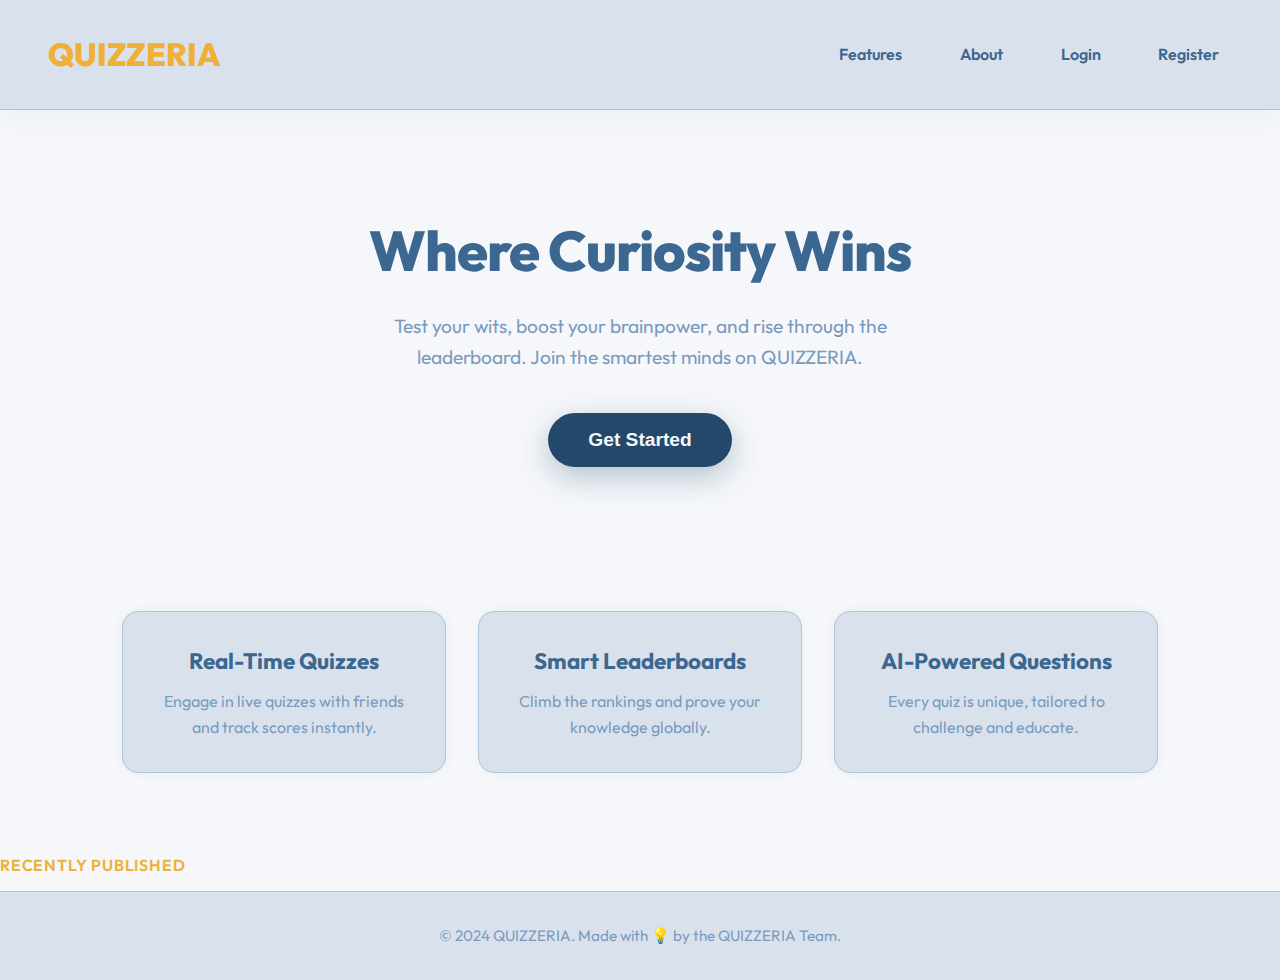
<file: frontend/index.html>
<!DOCTYPE html>
<html lang="en">
<head>
  <meta name="viewport" content="width=device-width, initial-scale=1.0">
  <meta charset="UTF-8">
  <meta http-equiv="refresh" content="0; URL=LandingPage.html">
  <title>Redirecting...</title>
</head>
<body>
  <p>If you're not redirected, <a href="LandingPage.html">click here</a>.</p>
</body>
</html>
</file>
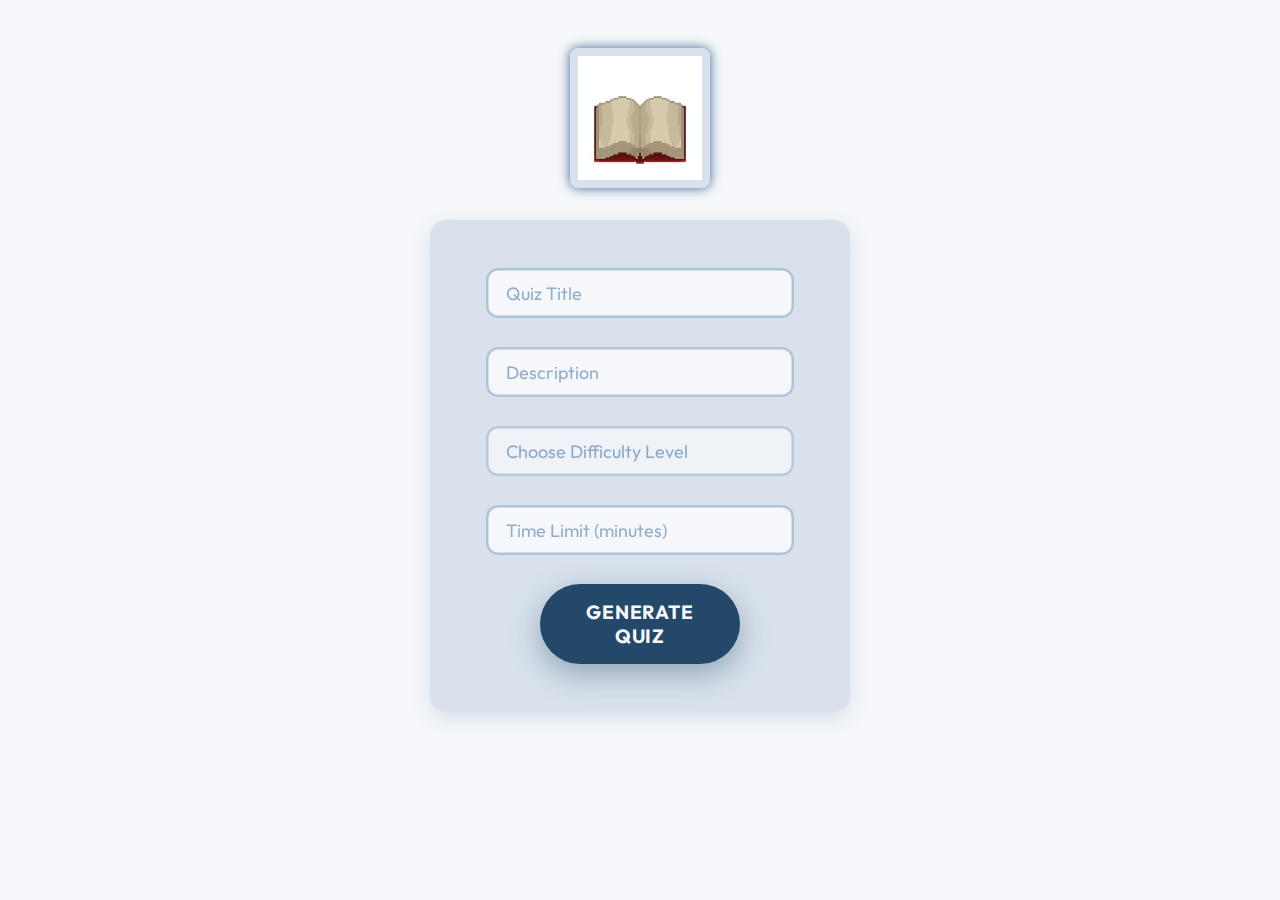
<file: frontend/ai.html>
<html lang="en">
<head>
  <meta charset="utf-8"/>
  <meta content="width=device-width, initial-scale=1.0" name="viewport"/>
  <title>Generate AI Quiz - QUIZZERIA</title>
  <link rel="icon" href="resources/favicoon-removebg-preview.png" type="image/x-icon" />
  <link href="https://fonts.googleapis.com/css2?family=Outfit:wght@400;600;800&display=swap" rel="stylesheet"/>
  <link href="https://cdnjs.cloudflare.com/ajax/libs/font-awesome/5.15.3/css/all.min.css" rel="stylesheet"/>
  <style>
    :root {
      --primary: #3B6790;
      --secondary: #23486A;
      --accent: #EFB036;
      --text-light: #4C7B8B;
      --text-muted: #7A9BBF;
      --bg-light: #F5F7FA;
      --card-bg: #D9E2EC;
      --border-color: #B0C4D9;
    }

    * {
      box-sizing: border-box;
      margin: 0;
      padding: 0;
    }

    body {
      font-family: "Outfit", sans-serif;
      background: var(--bg-light);
      color: var(--primary);
      line-height: 1.6;
      overflow-x: hidden;
      display: flex;
      flex-direction: column;
      align-items: center;
      min-height: 100vh;
      padding: 3rem 1rem 4rem;
      -webkit-font-smoothing: antialiased;
      -moz-osx-font-smoothing: grayscale;
      -webkit-user-select: none;
      user-select: none;
    }

    #form-logo {
      width: 140px;
      height: 140px;
      object-fit: contain;
      margin-bottom: 2rem;
      border-radius: 0.5rem;
      -webkit-user-select: none;
      user-select: none;
      filter: drop-shadow(0 0 6px var(--primary));
      background: var(--card-bg);
      padding: 0.5rem;
    }

    h1 {
      font-family: "Outfit", sans-serif;
      font-weight: 800;
      font-size: 3rem;
      color: var(--accent);
      margin-bottom: 2.5rem;
      -webkit-user-select: none;
      user-select: none;
      letter-spacing: -1px;
      text-transform: uppercase;
      text-align: center;
      text-shadow: 0 0 6px var(--accent);
      width: 100%;
      max-width: 420px;
    }

    form {
      background: var(--card-bg);
      border-radius: 1rem;
      padding: 3rem 3.5rem;
      box-shadow: 0 6px 20px rgba(59, 103, 144, 0.15);
      max-width: 420px;
      width: 100%;
      display: flex;
      flex-direction: column;
      gap: 1.8rem;
      border: none;
    }

    input[type="text"],
    input[type="number"],
    select {
      padding: 0.85rem 1.25rem;
      font-size: 1.125rem;
      border: none;
      border-radius: 0.75rem;
      outline-offset: 3px;
      transition: box-shadow 0.3s ease;
      font-family: "Outfit", sans-serif;
      color: var(--primary);
      background: var(--bg-light);
      -webkit-user-select: none;
      user-select: text;
      box-shadow: inset 0 0 0 2.5px var(--border-color);
      appearance: none;
    }

    input::placeholder,
    select {
      color: var(--text-muted);
      opacity: 0.8;
    }

    input:focus,
    select:focus {
      box-shadow: 0 0 10px var(--primary);
      outline: none;
      background-color: var(--bg-light);
    }

    button[type="submit"] , button[type="button"] {
      background: var(--secondary);
      color: var(--bg-light);
      font-size: 1.2rem;
      font-weight: 700;
      padding: 1rem 2.5rem;
      border: none;
      border-radius: 9999px;
      cursor: pointer;
      transition: all 0.3s ease;
      box-shadow: 0 10px 30px rgba(35, 72, 106, 0.4);
      font-family: "Outfit", sans-serif;
      letter-spacing: 0.05em;
      text-transform: uppercase;
      align-self: center;
      max-width: 200px;
      -webkit-user-select:none;
      user-select: none;
    }

    button[type="submit"]:hover,
    button[type="submit"]:focus,
    button[type="button"]:hover,
    button[type="button"]:focus {
      background: var(--primary);
      color: var(--bg-light);
      box-shadow: 0 0 30px rgba(59, 103, 144, 0.6);
      outline: none;
    }

    @media (max-width: 480px) {
      #form-logo {
        width: 110px;
        height: 110px;
        margin-bottom: 1.5rem;
      }

      h1 {
        font-size: 2.4rem;
        margin-bottom: 2rem;
      }

      form {
        padding: 2rem 2rem;
      }

      button[type="submit"] {
        font-size: 1.15rem;
        padding: 0.85rem 0;
        max-width: 100%;
      }
    }
  </style>
</head>
<body>
  <img alt="QUIZZERIA logo in teal and dark minimalist style" height="140" id="form-logo" loading="lazy" src="resources/logos (1).jpeg" width="140"/>
  <form autocomplete="off" id="ai-quiz-form" novalidate>
    <input type="text" id="title" name="title" placeholder="Quiz Title" required />
    <input type="text" id="description" name="description" placeholder="Description" required />
    <select id="level" name="level" title="level" required>
      <option value="" disabled selected hidden>Choose Difficulty Level</option>
      <option value="easy">Easy</option>
      <option value="medium">Medium</option>
      <option value="hard">Hard</option>
    </select>
    <input type="number" id="time_limit" name="time_limit" placeholder="Time Limit (minutes)" min="1" required />
    <button type="submit">Generate Quiz</button>
  </form>
  <p id="status"></p>
  <script src="script.js" defer></script>
</body>
</html>
</file>
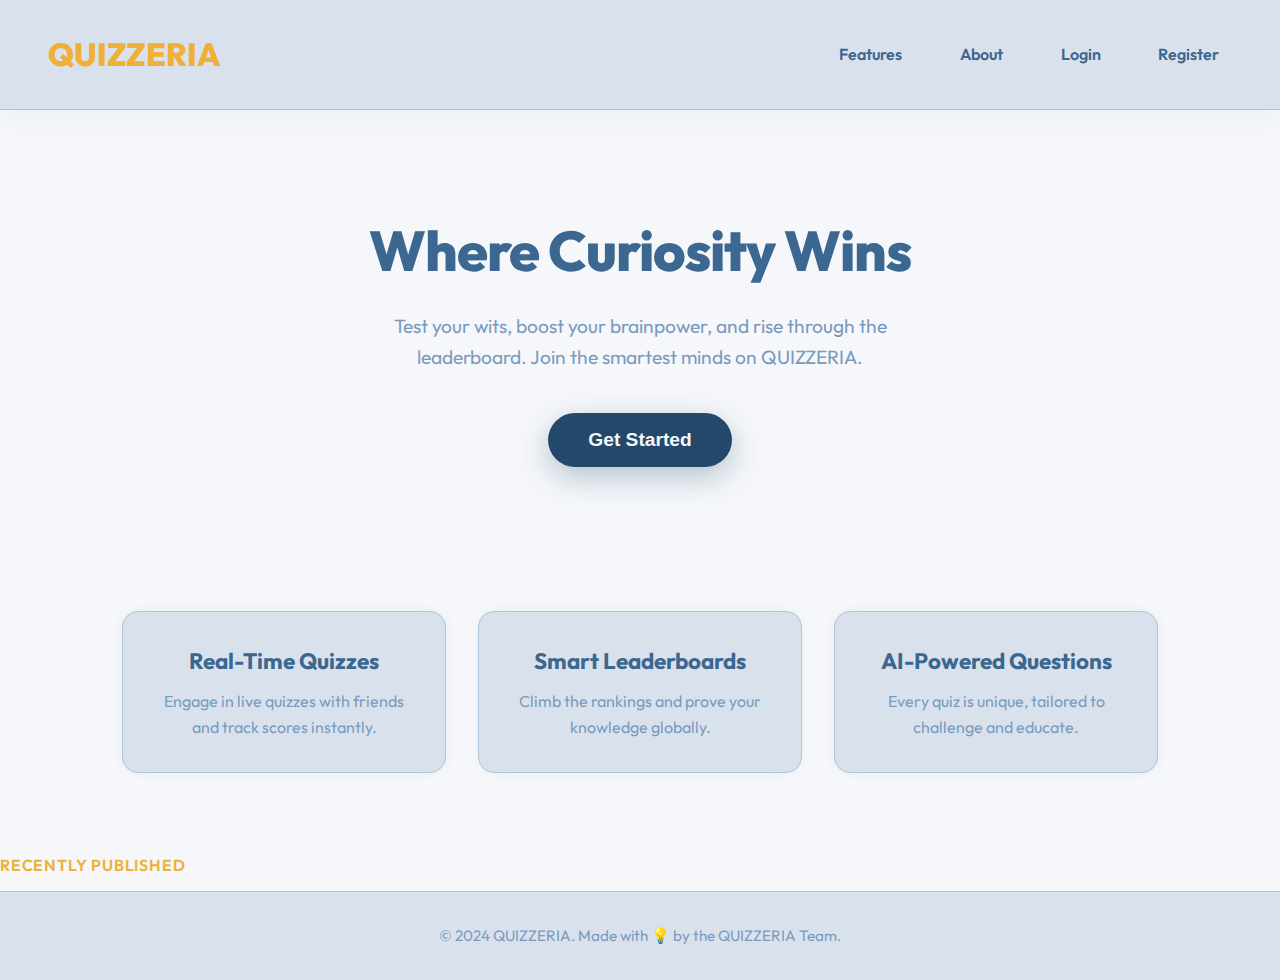
<file: frontend/LandingPage.html>
<html lang="en">

<head>
  <meta charset="utf-8" />
  <meta content="width=device-width, initial-scale=1" name="viewport" />
  <title>QUIZZERIA</title>
  <link rel="icon" href="resources/favicoon-removebg-preview.png" type="image/x-icon" />
  <link href="https://fonts.googleapis.com/css2?family=Outfit:wght@400;600;800&display=swap" rel="stylesheet" />
  <script>localStorage.clear();</script>
  <style>
    :root {
      --primary: #3B6790;
      --secondary: #23486A;
      --accent: #EFB036;
      --text-light: #4C7B8B;
      --text-muted: #7A9BBF;
      --bg-light: #F5F7FA;
      --card-bg: #D9E2EC;
      --border-color: #B0C4D9;
    }

    * {
      box-sizing: border-box;
      margin: 0;
      padding: 0;
    }

    body {
      font-family: "Outfit", sans-serif;
      background: var(--bg-light);
      color: var(--primary);
      line-height: 1.6;
      overflow-x: hidden;
    }

    header {
      display: flex;
      justify-content: space-between;
      align-items: center;
      padding: 1.8rem 3rem;
      background-color: var(--card-bg);
      border-bottom: 1px solid var(--border-color);
      box-shadow: 0 4px 30px rgba(35, 72, 106, 0.05);
    }

    header h1 {
      font-size: 2rem;
      font-weight: 800;
      color: var(--accent);
      display: flex;
      align-items: center;
      gap: 0.5rem;
    }

    nav {
      display: flex;
      gap: 2rem;
    }

    nav a {
      color: var(--primary);
      text-decoration: none;
      font-weight: 600;
      font-size: 1rem;
      padding: 0.4rem 0.8rem;
      border-radius: 10px;
      transition: all 0.3s ease;
    }

    nav a:hover {
      background-color: var(--accent);
      color: var(--secondary);
    }

    .hero {
      padding: 6rem 2rem 4rem;
      text-align: center;
      max-width: 960px;
      margin: auto;
    }

    .hero h2 {
      font-size: 3.5rem;
      font-weight: 800;
      margin-bottom: 1rem;
      color: var(--primary);
      letter-spacing: -1px;
    }

    .hero p {
      font-size: 1.2rem;
      color: var(--text-muted);
      max-width: 600px;
      margin: 0 auto 2.5rem;
    }

    .btn-primary {
      background: var(--secondary);
      color: var(--bg-light);
      font-size: 1.2rem;
      font-weight: 700;
      padding: 1rem 2.5rem;
      border: none;
      border-radius: 9999px;
      cursor: pointer;
      transition: all 0.3s ease;
      box-shadow: 0 10px 30px rgba(35, 72, 106, 0.3);
    }

    .btn-primary:hover {
      background: var(--primary);
      color: var(--bg-light);
      box-shadow: 0 0 30px rgba(59, 103, 144, 0.5);
    }

    .features {
      display: grid;
      grid-template-columns: repeat(auto-fit, minmax(280px, 1fr));
      gap: 2rem;
      padding: 5rem 2rem;
      max-width: 1100px;
      margin: auto;
    }

    .feature-card {
      background: var(--card-bg);
      border-radius: 1rem;
      padding: 2rem;
      text-align: center;
      transition: transform 0.3s ease;
      border: 1px solid var(--border-color);
      box-shadow: 0 0 12px rgba(35, 72, 106, 0.05);
    }

    .feature-card:hover {
      transform: translateY(-10px);
      box-shadow: 0 0 20px rgba(35, 72, 106, 0.15);
    }

    .feature-title {
      font-size: 1.4rem;
      font-weight: 700;
      margin-bottom: 0.6rem;
      color: var(--primary);
    }

    .feature-desc {
      font-size: 1rem;
      color: var(--text-muted);
    }

    .latest-quizzes-container {
      padding: 2rem;
      display: flex;
      flex-direction: column;
      align-items: center;
    }

    .quiz-subtitle {
      font-size: 1rem;
      font-weight: 600;
      color: var(--accent);
      letter-spacing: 0.05em;
      margin-bottom: 0.75rem;
      text-transform: uppercase;
      background: none;
      -webkit-background-clip: unset;
      background-clip: unset;
      -webkit-text-fill-color: unset;
    }

    footer {
      text-align: center;
      padding: 2rem;
      font-size: 0.95rem;
      background: var(--card-bg);
      color: var(--text-muted);
      border-top: 1px solid var(--border-color);
    }

    @media (max-width: 640px) {
      header {
        padding: 1rem 1.5rem;
      }

      nav {
        gap: 1rem;
      }

      .hero h2 {
        font-size: 2.5rem;
      }

      .hero p {
        font-size: 1rem;
      }

      .features {
        padding: 3rem 1rem;
      }
    }
  </style>
</head>

<body>
  <header>
    <h1>QUIZZERIA</h1>
    <nav>
      <a href="#features">Features</a>
      <a href="#about">About</a>
      <a href="login.html">Login</a>
      <a href="signup.html">Register</a>
    </nav>
  </header>

  <main>
    <section class="hero">
      <h2>Where Curiosity Wins</h2>
      <p>
        Test your wits, boost your brainpower, and rise through the leaderboard. Join the smartest minds on QUIZZERIA.
      </p>
      <button class="btn-primary" onclick="location.href='login.html'">
        Get Started
      </button>
    </section>

    <section class="features" id="features">
      <div class="feature-card">
        <h3 class="feature-title">Real-Time Quizzes</h3>
        <p class="feature-desc">Engage in live quizzes with friends and track scores instantly.</p>
      </div>
      <div class="feature-card">
        <h3 class="feature-title">Smart Leaderboards</h3>
        <p class="feature-desc">Climb the rankings and prove your knowledge globally.</p>
      </div>
      <div class="feature-card">
        <h3 class="feature-title">AI-Powered Questions</h3>
        <p class="feature-desc">Every quiz is unique, tailored to challenge and educate.</p>
      </div>
    </section>
  </main>


  <div>
    <h4 class="quiz-subtitle">Recently Published</h4>
    <div id="latest-quizzes-container"></div>
  </div>
  <footer>
    © 2024 QUIZZERIA. Made with 💡 by the QUIZZERIA Team.
  </footer>
</body>
<script src="script.js"></script>

</html>
</file>
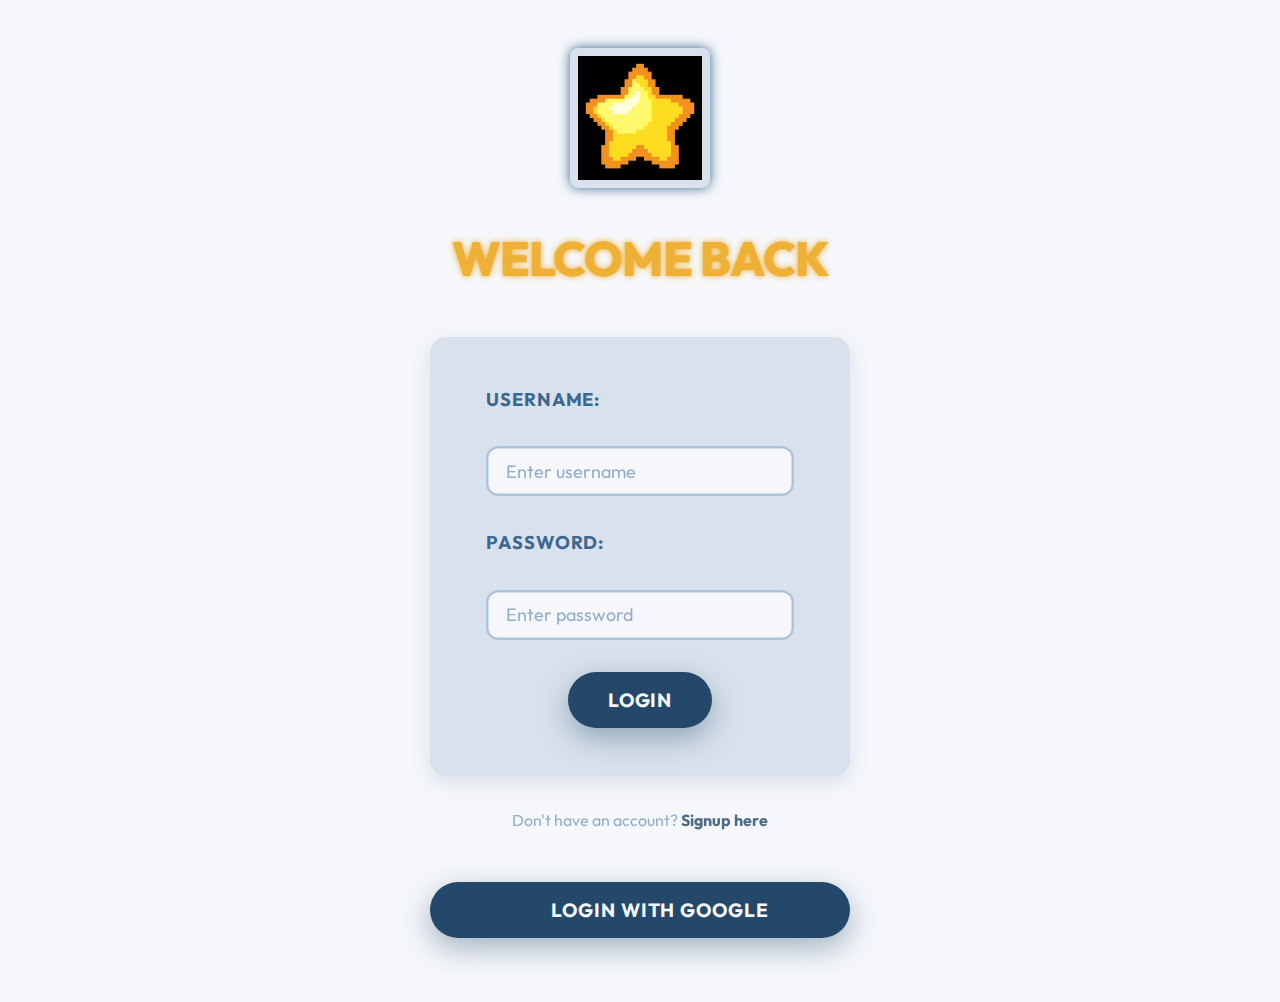
<file: frontend/login.html>
<html lang="en">
 <head>
  <meta charset="utf-8"/>
  <meta content="width=device-width, initial-scale=1.0" name="viewport"/>
  <title>
   Log In - QUIZZERIA
  </title>
  <link rel="icon" href="resources/favicoon-removebg-preview.png" type="image/x-icon" />
  <link href="https://fonts.googleapis.com/css2?family=Outfit:wght@400;600;800&amp;display=swap" rel="stylesheet"/>
  <link href="https://cdnjs.cloudflare.com/ajax/libs/font-awesome/5.15.3/css/all.min.css" rel="stylesheet"/>
  <style>
   :root {
      --primary: #3B6790;
      --secondary: #23486A;
      --accent: #EFB036;
      --text-light: #4C7B8B;
      --text-muted: #7A9BBF;
      --bg-light: #F5F7FA;
      --card-bg: #D9E2EC;
      --border-color: #B0C4D9;
    }

    * {
      box-sizing: border-box;
      margin: 0;
      padding: 0;
    }

    body {
      font-family: "Outfit", sans-serif;
      background: var(--bg-light);
      color: var(--primary);
      line-height: 1.6;
      overflow-x: hidden;
      display: flex;
      flex-direction: column;
      align-items: center;
      min-height: 100vh;
      padding: 3rem 1rem 4rem;
      -webkit-font-smoothing: antialiased;
      -moz-osx-font-smoothing: grayscale;
      -webkit-user-select: none;
      user-select: none;
    }

    #form-logo {
      width: 140px;
      height: 140px;
      object-fit: contain;
      margin-bottom: 2rem;
      border-radius: 0.5rem;
      -webkit-user-select: none;
      user-select: none;
      filter: drop-shadow(0 0 6px var(--primary));
      background: var(--card-bg);
      padding: 0.5rem;
    }

    h2 {
      font-family: "Outfit", sans-serif;
      font-weight: 800;
      font-size: 3rem;
      color: var(--accent);
      margin-bottom: 2.5rem;
      -webkit-user-select: none;
      user-select: none;
      letter-spacing: -1px;
      text-transform: uppercase;
      text-align: center;
      text-shadow: 0 0 6px var(--accent);
    }

    form {
      background: var(--card-bg);
      border-radius: 1rem;
      padding: 3rem 3.5rem;
      box-shadow: 0 6px 20px rgba(59, 103, 144, 0.15);
      max-width: 420px;
      width: 100%;
      display: flex;
      flex-direction: column;
      gap: 2rem;
      border: none;
    }

    label {
      font-weight: 700;
      font-size: 1.15rem;
      color: var(--primary);
      -webkit-user-select: none;
      user-select: text;
      font-family: "Outfit", sans-serif;
      letter-spacing: 0.05em;
      text-transform: uppercase;
    }

    input[type="text"],
    input[type="password"] {
      padding: 0.85rem 1.25rem;
      font-size: 1.125rem;
      border: none;
      border-radius: 0.75rem;
      outline-offset: 3px;
      transition: box-shadow 0.3s ease;
      font-family: "Outfit", sans-serif;
      color: var(--primary);
      background: var(--bg-light);
      -webkit-user-select: none;
      user-select: text;
      box-shadow: inset 0 0 0 2.5px var(--border-color);
    }

    input[type="text"]::placeholder,
    input[type="password"]::placeholder {
      color: var(--text-muted);
      opacity: 0.8;
    }

    input[type="text"]:focus,
    input[type="password"]:focus {
      box-shadow: 0 0 10px var(--primary);
      outline: none;
      background-color: var(--bg-light);
    }

    button[type="submit"] {
      background: var(--secondary);
      color: var(--bg-light);
      font-size: 1.2rem;
      font-weight: 700;
      padding: 1rem 2.5rem;
      border: none;
      border-radius: 9999px;
      cursor: pointer;
      transition: all 0.3s ease;
      box-shadow: 0 10px 30px rgba(35, 72, 106, 0.4);
      font-family: "Outfit", sans-serif;
      letter-spacing: 0.05em;
      text-transform: uppercase;
      align-self: center;
      max-width: 200px;
      -webkit-user-select:none;
      user-select: none;
    }

    button[type="submit"]:hover,
    button[type="submit"]:focus {
      background: var(--primary);
      color: var(--bg-light);
      box-shadow: 0 0 30px rgba(59, 103, 144, 0.6);
      outline: none;
    }

    p {
      margin-top: 2rem;
      font-size: 1rem;
      color: var(--text-muted);
      opacity: 0.8;
      text-align: center;
      -webkit-user-select: none;
      user-select: text;
      font-family: "Outfit", sans-serif;
    }

    p a {
      color: var(--secondary);
      font-weight: 700;
      text-decoration: none;
      transition: color 0.3s ease;
    }

    p a:hover,
    p a:focus {
      color: var(--primary);
      outline: none;
      text-decoration: underline;
    }

    #google-login {
      margin-top: 3rem;
      background: var(--secondary);
      color: var(--bg-light);
      font-weight: 700;
      font-size: 1.2rem;
      padding: 1rem 2.5rem;
      border: none;
      border-radius: 9999px;
      cursor: pointer;
      box-shadow: 0 10px 30px rgba(35, 72, 106, 0.4);
      transition: all 0.3s ease;
      font-family: "Outfit", sans-serif;
      letter-spacing: 0.05em;
      text-transform: uppercase;
      display: flex;
      align-items: center;
      justify-content: center;
      gap: 1rem;
      max-width: 420px;
      width: 100%;
      -webkit-user-select:none;
      user-select: none;
    }

    #google-login:hover,
    #google-login:focus {
      background: var(--primary);
      color: var(--bg-light);
      box-shadow: 0 0 30px rgba(59, 103, 144, 0.6);
      outline: none;
    }

    #google-login::before {
      content: "";
      display: inline-block;
      width: 24px;
      height: 24px;
      background-image: url("https://upload.wikimedia.org/wikipedia/commons/thumb/5/53/Google_%22G%22_Logo.svg/512px-Google_%22G%22_Logo.svg.png");
      background-size: contain;
      background-repeat: no-repeat;
      background-position: center;
      filter: drop-shadow(0 0 1px rgba(0, 0, 0, 0.15));
    }

    @media (max-width: 480px) {
      #form-logo {
        width: 110px;
        height: 110px;
        margin-bottom: 1.5rem;
      }

      h2 {
        font-size: 2.4rem;
        margin-bottom: 2rem;
      }

      form {
        padding: 2rem 2rem;
      }

      button[type="submit"] {
        font-size: 1.15rem;
        padding: 0.85rem 0;
        max-width: 100%;
      }

      #google-login {
        font-size: 1.15rem;
        padding: 0.8rem 1.2rem;
        gap: 0.6rem;
      }
    }
  </style>
 </head>
 <body>
  <img alt="QUIZZERIA logo in teal and dark minimalist style" height="140" id="form-logo" loading="lazy" src="resources/logos (4).jpeg" width="140"/>
  <h2>
   WELCOME BACK
  </h2>
  <form autocomplete="off" id="login-form" novalidate="">
   <label for="login-username">
    USERNAME:
   </label>
   <input autocomplete="username" id="login-username" name="username" placeholder="Enter username" required="" type="text"/>
   <label for="login-password">
    PASSWORD:
   </label>
   <input autocomplete="current-password" id="login-password" name="password" placeholder="Enter password" required="" type="password"/>
   <button type="submit">
    LOGIN
   </button>
  </form>
  <p>
   Don't have an account?
   <a href="signup.html">
    Signup here
   </a>
  </p>
  <button aria-label="Login with Google" id="google-login" type="button">
   Login with Google
  </button>
  <script src="script.js" defer>
  </script>
 </body>
</html>
</file>
